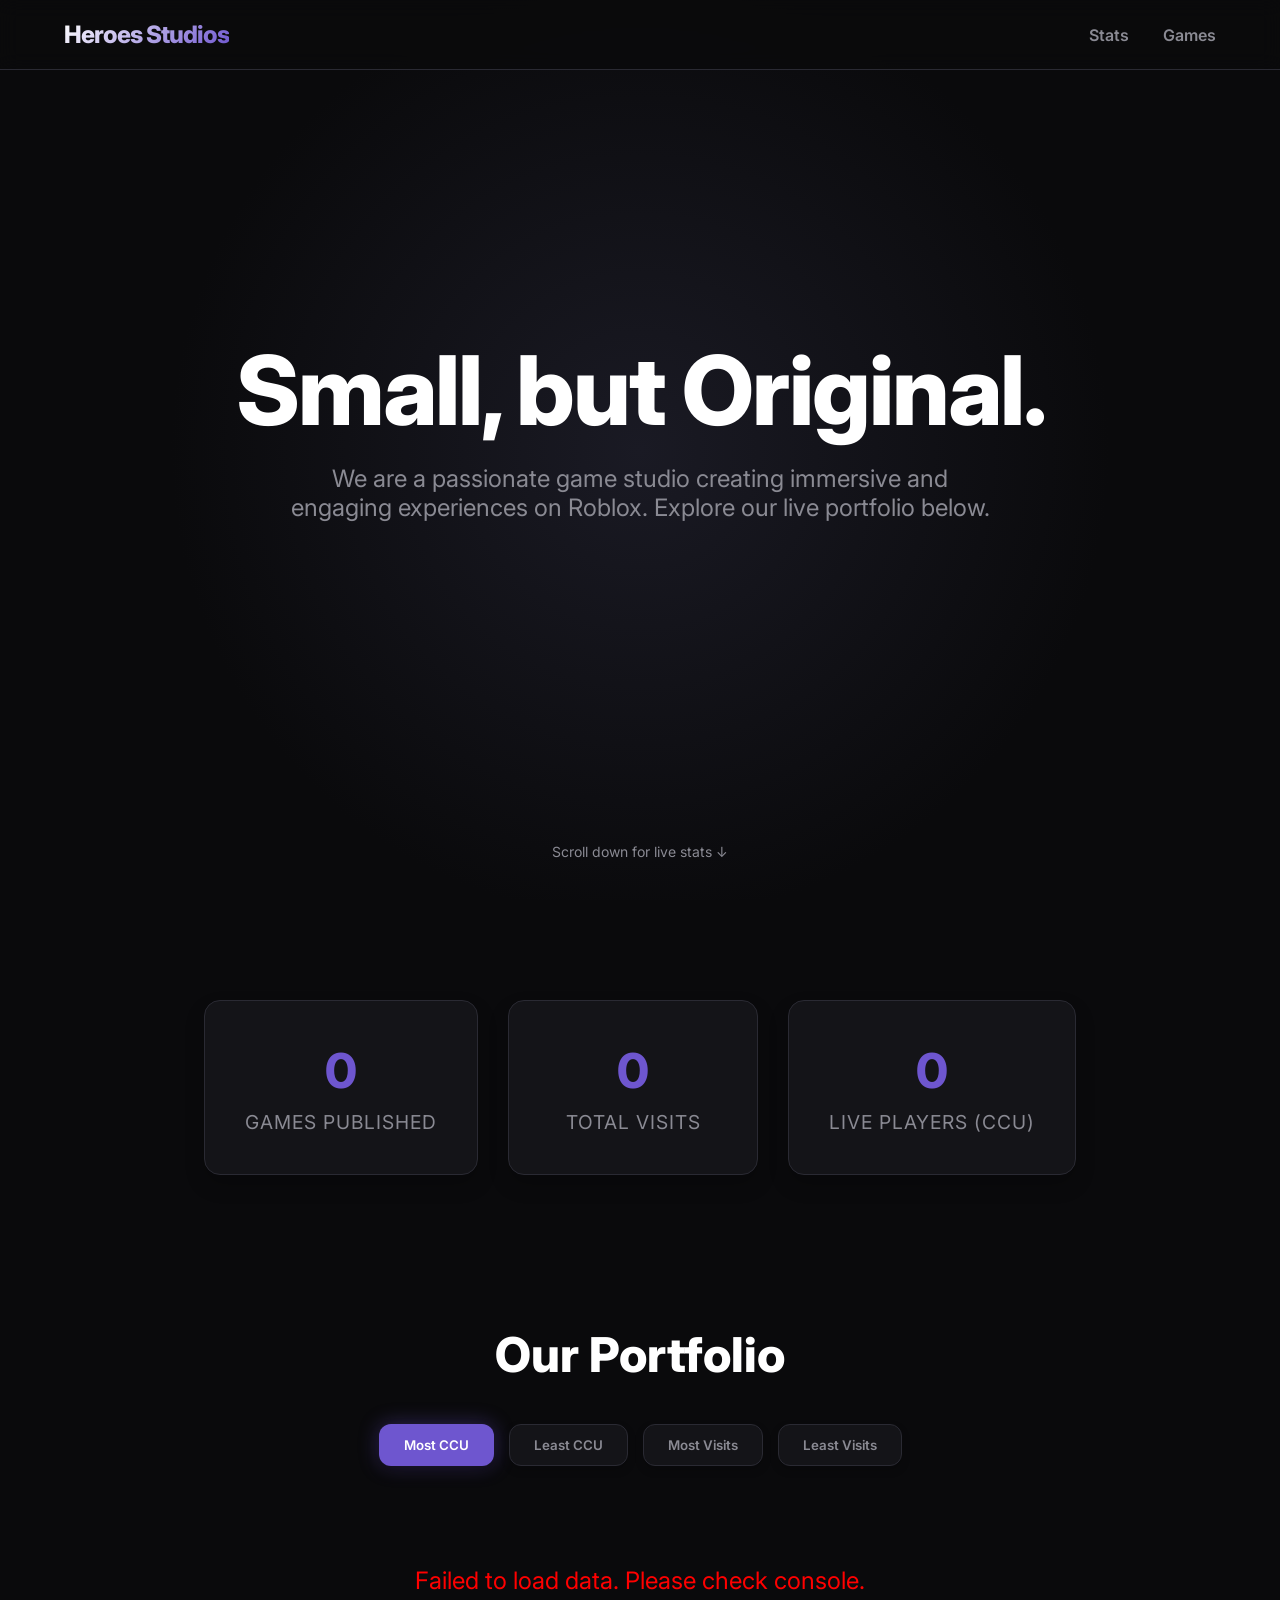
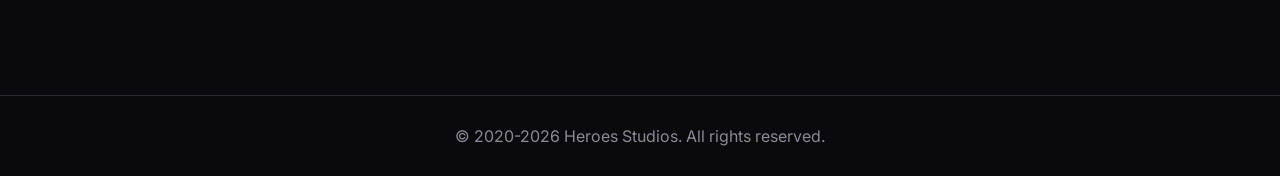
<file: index.html>
<!DOCTYPE html>
<html lang="en">
<head>
    <meta charset="UTF-8">
    <meta name="viewport" content="width=device-width, initial-scale=1.0">
    <title>Our Game Portfolio</title>
    <link href="https://fonts.googleapis.com/css2?family=Inter:wght@300;400;600;800&display=swap" rel="stylesheet">
    <link rel="stylesheet" href="style.css">
</head>
<body>

    <nav>
        <div class="logo">Heroes Studios</div>
        <div class="nav-links">
            <a href="#stats">Stats</a>
            <a href="#games">Games</a>
        </div>
    </nav>

    <section class="hero">
        <h1>Small, but Original.</h1>
        <p>We are a passionate game studio creating immersive and engaging experiences on Roblox. Explore our live portfolio below.</p>
        <div class="scroll-indicator">Scroll down for live stats ↓</div>
    </section>

    <section class="stats-section" id="stats">
        <div class="stat-card">
            <div class="stat-value" id="totalGames">0</div>
            <div class="stat-label" id="lblTotalGames">Games Published</div>
        </div>
        <div class="stat-card">
            <div class="stat-value" id="totalVisits">0</div>
            <div class="stat-label" id="lblTotalVisits">Total Visits</div>
        </div>
        <div class="stat-card">
            <div class="stat-value" id="totalCCU">0</div>
            <div class="stat-label" id="lblLivePlayers">Live Players (CCU)</div>
        </div>
    </section>

    <section class="games-section" id="games">
        <h2 class="section-title">Our Portfolio</h2>

        <div class="filter-container">
            <button class="filter-btn active" data-filter="ccu-desc">Most CCU</button>
            <button class="filter-btn" data-filter="ccu-asc">Least CCU</button>
            <button class="filter-btn" data-filter="visits-desc">Most Visits</button>
            <button class="filter-btn" data-filter="visits-asc">Least Visits</button>
        </div>

        <div class="games-grid" id="gamesGrid">
            <div class="loader">Fetching live game data from Roblox...</div>
        </div>
    </section>

    <footer>&copy; 2020-<span id="year"></span> Heroes Studios. All rights reserved.</footer>

    <script src="script.js"></script>
</body>
</html>
</file>
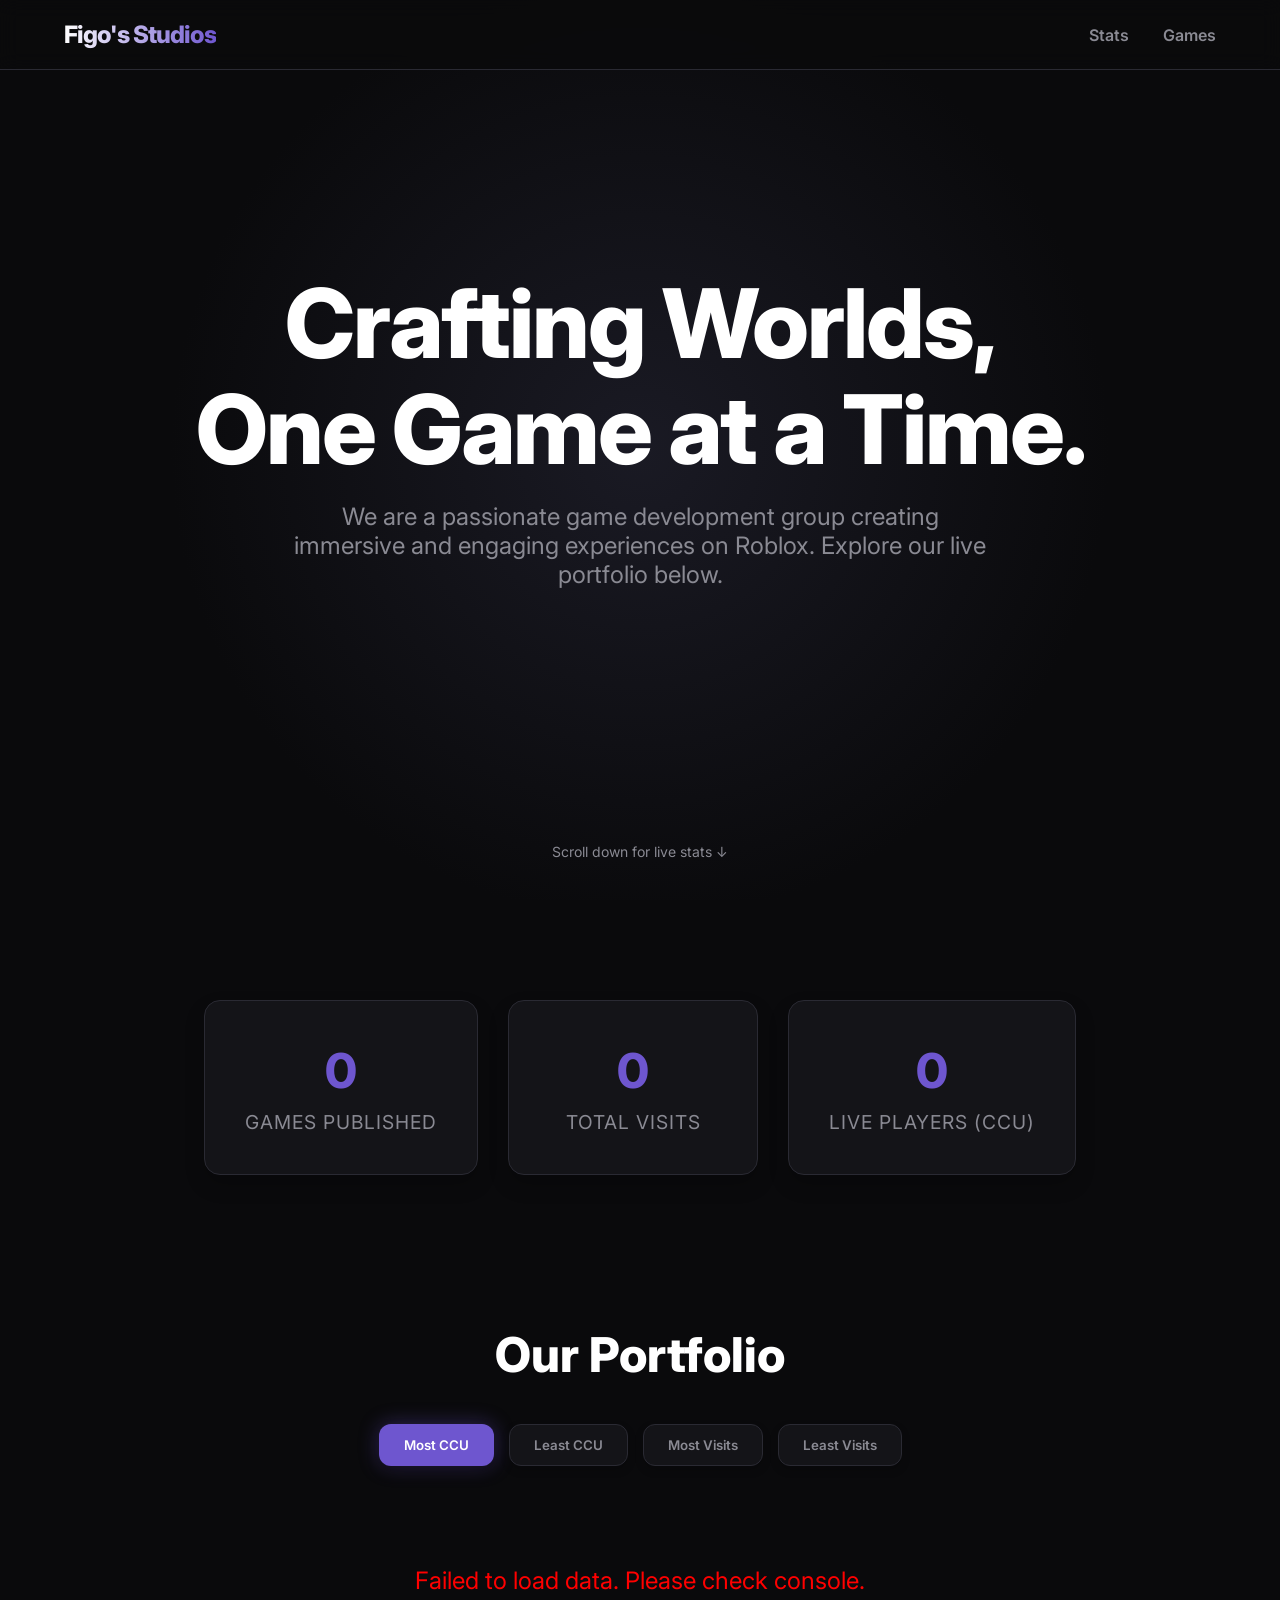
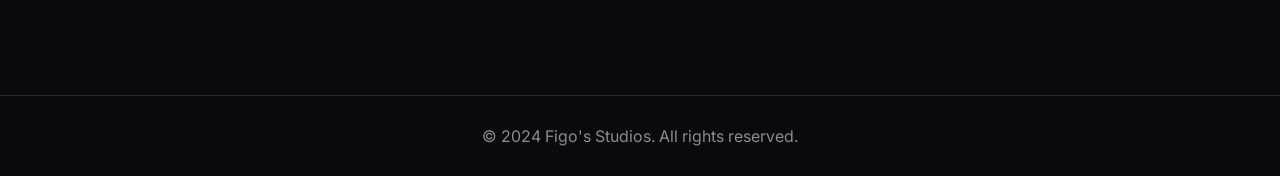
<file: RobloxSiteDemo.html>
<!DOCTYPE html>
<html lang="en">
<head>
    <meta charset="UTF-8">
    <meta name="viewport" content="width=device-width, initial-scale=1.0">
    <title>Our Game Portfolio</title>
    <link href="https://fonts.googleapis.com/css2?family=Inter:wght@300;400;600;800&display=swap" rel="stylesheet">
    <style>
        :root {
            --bg-color: #0a0a0c;
            --card-bg: #141418;
            --text-main: #ffffff;
            --text-muted: #8a8a93;
            --accent: #6e56cf;
            --accent-hover: #8270e0;
            --border: #2a2a33;
            --live-green: #4ade80;
            --visits-blue: #38bdf8;
        }

        * { margin: 0; padding: 0; box-sizing: border-box; scroll-behavior: smooth; }

        body {
            background-color: var(--bg-color);
            color: var(--text-main);
            font-family: 'Inter', sans-serif;
            overflow-x: hidden;
        }

        nav {
            position: fixed; top: 0; width: 100%; padding: 20px 5%;
            display: flex; justify-content: space-between; align-items: center;
            background: rgba(10, 10, 12, 0.8); backdrop-filter: blur(10px); z-index: 100;
            border-bottom: 1px solid var(--border);
        }

        .logo {
            font-weight: 800; font-size: 1.5rem; letter-spacing: -1px;
            background: linear-gradient(90deg, #fff, var(--accent));
            -webkit-background-clip: text; -webkit-text-fill-color: transparent;
        }

        .nav-links a {
            color: var(--text-muted); text-decoration: none; margin-left: 30px;
            font-weight: 600; transition: color 0.3s ease;
        }

        .nav-links a:hover { color: var(--text-main); }

        .hero {
            height: 100vh; display: flex; flex-direction: column;
            justify-content: center; align-items: center; text-align: center;
            padding: 0 20px; background: radial-gradient(circle at 50% 50%, #1a1a24 0%, var(--bg-color) 60%);
        }

        .hero h1 {
            font-size: clamp(2.5rem, 8vw, 6rem); font-weight: 800;
            line-height: 1.1; margin-bottom: 20px; letter-spacing: -2px;
        }

        .hero p {
            font-size: clamp(1rem, 2.5vw, 1.5rem); color: var(--text-muted);
            max-width: 700px; margin-bottom: 40px;
        }

        .scroll-indicator {
            position: absolute; bottom: 40px; color: var(--text-muted);
            font-size: 14px; animation: bounce 2s infinite;
        }

        @keyframes bounce {
            0%, 20%, 50%, 80%, 100% {transform: translateY(0);}
            40% {transform: translateY(-10px);}
            60% {transform: translateY(-5px);}
        }

        .stats-section {
            padding: 100px 5%; display: flex; justify-content: center;
            gap: 30px; flex-wrap: wrap;
        }

        .stat-card {
            background: var(--card-bg); border: 1px solid var(--border);
            border-radius: 16px; padding: 40px; min-width: 250px;
            text-align: center; transition: transform 0.3s ease, border-color 0.3s ease, box-shadow 0.3s ease;
            box-shadow: 0 10px 20px rgba(0,0,0,0.2);
        }

        .stat-card:hover { 
            transform: translateY(-5px); 
            border-color: var(--accent);
            box-shadow: 0 15px 30px rgba(0,0,0,0.3), 0 0 15px rgba(110, 86, 207, 0.2);
        }

        .stat-value {
            font-size: 3rem; font-weight: 800; color: var(--accent); margin-bottom: 10px;
        }

        .stat-label {
            font-size: 1.2rem; color: var(--text-muted);
            text-transform: uppercase; letter-spacing: 1px;
        }

        .games-section { padding: 50px 5% 100px; }

        .section-title {
            font-size: 3rem; font-weight: 800; margin-bottom: 40px; text-align: center;
        }

        .filter-container {
            display: flex; justify-content: center; gap: 15px;
            margin-bottom: 50px; flex-wrap: wrap;
        }

        .filter-btn {
            background: var(--card-bg); color: var(--text-muted);
            border: 1px solid var(--border); padding: 12px 24px;
            border-radius: 12px; cursor: pointer; font-family: inherit;
            font-weight: 600; transition: all 0.3s ease;
            box-shadow: 0 4px 8px rgba(0,0,0,0.2);
        }

        .filter-btn:hover { 
            color: var(--text-main); 
            border-color: var(--accent);
            transform: translateY(-2px);
        }

        .filter-btn.active {
            background: var(--accent); color: white; border-color: transparent;
            box-shadow: 0 6px 12px rgba(0,0,0,0.3), 0 0 20px rgba(110, 86, 207, 0.4);
        }

        /* Flexbox layout for perfect centering */
        .games-grid {
            display: flex;
            flex-wrap: wrap;
            justify-content: center;
            gap: 30px;
            max-width: 1200px;
            margin: 0 auto;
        }

        .game-card {
            background: var(--card-bg); border: 1px solid var(--border);
            border-radius: 16px; overflow: hidden; cursor: pointer;
            transition: transform 0.3s ease, box-shadow 0.3s ease, border-color 0.3s ease;
            display: flex; flex-direction: column;
            box-shadow: 0 10px 20px rgba(0,0,0,0.2);
            width: 100%;
            max-width: 240px;
        }

        .game-card:hover {
            transform: translateY(-10px) scale(1.02);
            box-shadow: 0 20px 40px rgba(0,0,0,0.4), 0 0 20px rgba(110, 86, 207, 0.3);
            border-color: var(--accent);
        }

        .game-thumbnail {
            width: 100%; aspect-ratio: 1 / 1; 
            object-fit: cover; 
            background-color: #222;
            border-bottom: 1px solid var(--border);
        }

        .game-info { 
            padding: 25px; 
            flex-grow: 1; 
            display: flex; 
            flex-direction: column; 
            justify-content: center; 
            align-items: center; 
            text-align: center; 
        }

        .game-name {
            font-size: 1.5rem; font-weight: 700; margin-bottom: 20px;
            color: var(--text-main);
        }

        /* New Chip/Frame Design for Stats */
        .game-stats {
            display: flex; justify-content: center; gap: 15px;
            width: 100%;
        }

        .stat-chip {
            flex: 1;
            padding: 12px;
            border-radius: 12px;
            border: 1px solid transparent;
            display: flex;
            flex-direction: column;
            align-items: center;
            transition: all 0.3s ease;
        }

        .active-chip {
            background: rgba(74, 222, 128, 0.1);
            border-color: rgba(74, 222, 128, 0.3);
        }

        .visits-chip {
            background: rgba(56, 189, 248, 0.1);
            border-color: rgba(56, 189, 248, 0.3);
        }

        .game-card:hover .active-chip {
            background: rgba(74, 222, 128, 0.2);
            border-color: var(--live-green);
            box-shadow: 0 0 15px rgba(74, 222, 128, 0.2);
        }

        .game-card:hover .visits-chip {
            background: rgba(56, 189, 248, 0.2);
            border-color: var(--visits-blue);
            box-shadow: 0 0 15px rgba(56, 189, 248, 0.2);
        }

        .chip-value {
            display: flex;
            align-items: center;
            font-weight: 800;
            font-size: 1.4rem;
            margin-bottom: 4px;
        }

        .active-chip .chip-value { color: var(--live-green); }
        .visits-chip .chip-value { color: var(--visits-blue); }

        .chip-label {
            color: var(--text-muted);
            text-transform: uppercase;
            font-size: 0.8rem;
            letter-spacing: 1px;
        }

        /* Pulsing Live Dot Animation */
        .live-dot {
            width: 8px;
            height: 8px;
            background-color: var(--live-green);
            border-radius: 50%;
            display: inline-block;
            margin-right: 8px;
            animation: pulse 1.5s infinite;
        }

        @keyframes pulse {
            0% { box-shadow: 0 0 0 0 rgba(74, 222, 128, 0.7); }
            70% { box-shadow: 0 0 0 6px rgba(74, 222, 128, 0); }
            100% { box-shadow: 0 0 0 0 rgba(74, 222, 128, 0); }
        }

        footer {
            text-align: center; padding: 30px; border-top: 1px solid var(--border); color: var(--text-muted);
        }

        .loader {
            text-align: center; color: var(--text-muted); font-size: 1.5rem; margin-top: 50px;
        }
    </style>
</head>
<body>

    <nav>
        <div class="logo">Figo's Studios</div>
        <div class="nav-links">
            <a href="#stats">Stats</a>
            <a href="#games">Games</a>
        </div>
    </nav>

    <section class="hero">
        <h1>Crafting Worlds, <br>One Game at a Time.</h1>
        <p>We are a passionate game development group creating immersive and engaging experiences on Roblox. Explore our live portfolio below.</p>
        <div class="scroll-indicator">Scroll down for live stats ↓</div>
    </section>

    <section class="stats-section" id="stats">
        <div class="stat-card">
            <div class="stat-value" id="totalGames">0</div>
            <div class="stat-label" id="lblTotalGames">Games Published</div>
        </div>
        <div class="stat-card">
            <div class="stat-value" id="totalVisits">0</div>
            <div class="stat-label" id="lblTotalVisits">Total Visits</div>
        </div>
        <div class="stat-card">
            <div class="stat-value" id="totalCCU">0</div>
            <div class="stat-label" id="lblLivePlayers">Live Players (CCU)</div>
        </div>
    </section>

    <section class="games-section" id="games">
        <h2 class="section-title">Our Portfolio</h2>
        
        <div class="filter-container">
            <button class="filter-btn active" data-filter="ccu-desc">Most CCU</button>
            <button class="filter-btn" data-filter="ccu-asc">Least CCU</button>
            <button class="filter-btn" data-filter="visits-desc">Most Visits</button>
            <button class="filter-btn" data-filter="visits-asc">Least Visits</button>
        </div>

        <div class="games-grid" id="gamesGrid">
            <div class="loader">Fetching live game data from Roblox...</div>
        </div>
    </section>

    <footer>&copy; 2024 Figo's Studios. All rights reserved.</footer>

    <script>
        // ==========================================
        // CONFIGURATION - EDIT THESE VALUES EASILY
        // ==========================================
        const CONFIG = {
            placeIds: [14605532524, 92020772139138, 72622337452184],
            labels: {
                gamesPublished: "Games Published",
                totalVisits: "Total Visits",
                livePlayers: "Live Players (CCU)",
                active: "Active",
                visits: "Visits"
            }
        };
        // ==========================================

        let gamesData = [];

        function formatNumber(num) {
            if (num >= 1e9) return (num / 1e9).toFixed(1) + 'B';
            if (num >= 1e6) return (num / 1e6).toFixed(1) + 'M';
            if (num >= 1e3) return (num / 1e3).toFixed(1) + 'K';
            return num.toString();
        }

        // Apply custom labels from config
        document.getElementById('lblTotalGames').textContent = CONFIG.labels.gamesPublished;
        document.getElementById('lblTotalVisits').textContent = CONFIG.labels.totalVisits;
        document.getElementById('lblLivePlayers').textContent = CONFIG.labels.livePlayers;

        async function fetchGameData() {
            try {
                const universePromises = CONFIG.placeIds.map(id => 
                    fetch(`https://apis.roproxy.com/universes/v1/places/${id}/universe`).then(res => {
                        if (!res.ok) throw new Error(`Failed to get universe for ${id}`);
                        return res.json();
                    })
                );
                
                const universeData = await Promise.all(universePromises);
                const universeIds = universeData.map(data => data.universeId);
                
                const detailsResponse = await fetch(`https://games.roproxy.com/v1/games?universeIds=${universeIds.join(',')}`);
                if (!detailsResponse.ok) throw new Error('Failed to fetch game details');
                
                const detailsJson = await detailsResponse.json();
                gamesData = detailsJson.data; 
                
                const thumbResponse = await fetch(`https://thumbnails.roproxy.com/v1/games/icons?universeIds=${universeIds.join(',')}&size=256x256&format=Png&isCircular=false`);
                const thumbJson = await thumbResponse.json();
                
                const thumbMap = {};
                if (thumbJson.data) {
                    thumbJson.data.forEach(item => {
                        if (item.state === "Completed") {
                            thumbMap[item.targetId] = item.imageUrl;
                        }
                    });
                }

                gamesData.forEach(game => {
                    game.imageUrl = thumbMap[game.id] || null;
                });
                
                renderStats();
                renderGames('ccu-desc');
                
            } catch (error) {
                console.error('Error fetching Roblox data via RoProxy:', error);
                document.getElementById('gamesGrid').innerHTML = '<div class="loader" style="color: red;">Failed to load data. Please check console.</div>';
            }
        }

        function renderStats() {
            const totalGames = gamesData.length;
            const totalVisits = gamesData.reduce((sum, game) => sum + (game.visits || 0), 0);
            const totalCCU = gamesData.reduce((sum, game) => sum + (game.playing || 0), 0);

            document.getElementById('totalGames').textContent = totalGames;
            document.getElementById('totalVisits').textContent = formatNumber(totalVisits);
            document.getElementById('totalCCU').textContent = formatNumber(totalCCU);
        }

        function renderGames(filter) {
            const grid = document.getElementById('gamesGrid');
            grid.innerHTML = '';

            let sortedGames = [...gamesData];

            switch(filter) {
                case 'ccu-desc': sortedGames.sort((a, b) => (b.playing || 0) - (a.playing || 0)); break;
                case 'ccu-asc': sortedGames.sort((a, b) => (a.playing || 0) - (b.playing || 0)); break;
                case 'visits-desc': sortedGames.sort((a, b) => (b.visits || 0) - (a.visits || 0)); break;
                case 'visits-asc': sortedGames.sort((a, b) => (a.visits || 0) - (b.visits || 0)); break;
            }

            sortedGames.forEach(game => {
                const card = document.createElement('div');
                card.className = 'game-card';
                
                card.addEventListener('click', () => {
                    window.open(`https://www.roblox.com/games/${game.rootPlaceId}`, '_blank');
                });

                const imgSrc = game.imageUrl || 'https://placehold.co/420x420/141418/8a8a93?text=No+Thumbnail';
                
                card.innerHTML = `
                    <img src="${imgSrc}" alt="${game.name}" class="game-thumbnail" onerror="this.src='https://placehold.co/420x420/141418/8a8a93?text=Error';">
                    <div class="game-info">
                        <div class="game-name">${game.name}</div>
                        <div class="game-stats">
                            <div class="stat-chip active-chip">
                                <div class="chip-value">
                                    <span class="live-dot"></span>
                                    ${formatNumber(game.playing || 0)}
                                </div>
                                <div class="chip-label">${CONFIG.labels.active}</div>
                            </div>
                            <div class="stat-chip visits-chip">
                                <div class="chip-value">${formatNumber(game.visits || 0)}</div>
                                <div class="chip-label">${CONFIG.labels.visits}</div>
                            </div>
                        </div>
                    </div>
                `;
                grid.appendChild(card);
            });
        }

        document.querySelectorAll('.filter-btn').forEach(btn => {
            btn.addEventListener('click', () => {
                document.querySelectorAll('.filter-btn').forEach(b => b.classList.remove('active'));
                btn.classList.add('active');
                renderGames(btn.dataset.filter);
            });
        });

        // Initialize
        fetchGameData();
        setInterval(fetchGameData, 60000); 
    </script>
</body>
</html>
</file>
<file: style.css>
:root {
    --bg-color: #0a0a0c;
    --card-bg: #141418;
    --text-main: #ffffff;
    --text-muted: #8a8a93;
    --accent: #6e56cf;
    --accent-hover: #8270e0;
    --border: #2a2a33;
    --live-green: #4ade80;
    --visits-blue: #38bdf8;
}

* { margin: 0; padding: 0; box-sizing: border-box; scroll-behavior: smooth; }

body {
    background-color: var(--bg-color);
    color: var(--text-main);
    font-family: 'Inter', sans-serif;
    overflow-x: hidden;
}

nav {
    position: fixed; top: 0; width: 100%; padding: 20px 5%;
    display: flex; justify-content: space-between; align-items: center;
    background: rgba(10, 10, 12, 0.8); backdrop-filter: blur(10px); z-index: 100;
    border-bottom: 1px solid var(--border);
}

.logo {
    font-weight: 800; font-size: 1.5rem; letter-spacing: -1px;
    background: linear-gradient(135deg, #fff, var(--accent));
    -webkit-background-clip: text; -webkit-text-fill-color: transparent;
}

.nav-links a {
    color: var(--text-muted); text-decoration: none; margin-left: 30px;
    font-weight: 600; transition: color 0.3s ease;
}

.nav-links a:hover { color: var(--text-main); }

.hero {
    height: 100vh; display: flex; flex-direction: column;
    justify-content: center; align-items: center; text-align: center;
    padding: 0 20px; background: radial-gradient(circle at 50% 50%, #1a1a24 0%, var(--bg-color) 60%);
}

.hero h1 {
    font-size: clamp(2.5rem, 8vw, 6rem); font-weight: 800;
    line-height: 1.1; margin-bottom: 20px; letter-spacing: -2px;
}

.hero p {
    font-size: clamp(1rem, 2.5vw, 1.5rem); color: var(--text-muted);
    max-width: 700px; margin-bottom: 40px;
}

.scroll-indicator {
    position: absolute; bottom: 40px; color: var(--text-muted);
    font-size: 14px; animation: bounce 2s infinite;
}

@keyframes bounce {
    0%, 20%, 50%, 80%, 100% {transform: translateY(0);}
    40% {transform: translateY(-10px);}
    60% {transform: translateY(-5px);}
}

.stats-section {
    padding: 100px 5%; display: flex; justify-content: center;
    gap: 30px; flex-wrap: wrap;
}

.stat-card {
    background: var(--card-bg); border: 1px solid var(--border);
    border-radius: 16px; padding: 40px; min-width: 250px;
    text-align: center; transition: transform 0.3s ease, border-color 0.3s ease, box-shadow 0.3s ease;
    box-shadow: 0 10px 20px rgba(0,0,0,0.2);
}

.stat-card:hover { 
    transform: translateY(-5px); 
    border-color: var(--accent);
    box-shadow: 0 15px 30px rgba(0,0,0,0.3), 0 0 15px rgba(110, 86, 207, 0.2);
}

.stat-value {
    font-size: 3rem; font-weight: 800; color: var(--accent); margin-bottom: 10px;
}

.stat-label {
    font-size: 1.2rem; color: var(--text-muted);
    text-transform: uppercase; letter-spacing: 1px;
}

.games-section { padding: 50px 5% 100px; }

.section-title {
    font-size: 3rem; font-weight: 800; margin-bottom: 40px; text-align: center;
}

.filter-container {
    display: flex; justify-content: center; gap: 15px;
    margin-bottom: 50px; flex-wrap: wrap;
}

.filter-btn {
    background: var(--card-bg); color: var(--text-muted);
    border: 1px solid var(--border); padding: 12px 24px;
    border-radius: 12px; cursor: pointer; font-family: inherit;
    font-weight: 600; transition: all 0.3s ease;
    box-shadow: 0 4px 8px rgba(0,0,0,0.2);
}

.filter-btn:hover { 
    color: var(--text-main); 
    border-color: var(--accent);
    transform: translateY(-2px);
}

.filter-btn.active {
    background: var(--accent); color: white; border-color: transparent;
    box-shadow: 0 6px 12px rgba(0,0,0,0.3), 0 0 20px rgba(110, 86, 207, 0.4);
}

/* Flexbox layout for perfect centering */
.games-grid {
    display: flex;
    flex-wrap: wrap;
    justify-content: center;
    gap: 30px;
    max-width: 1200px;
    margin: 0 auto;
}

.game-card {
    background: var(--card-bg); border: 1px solid var(--border);
    border-radius: 16px; overflow: hidden; cursor: pointer;
    transition: transform 0.3s ease, box-shadow 0.3s ease, border-color 0.3s ease;
    display: flex; flex-direction: column;
    box-shadow: 0 10px 20px rgba(0,0,0,0.2);
    width: 100%;
    max-width: 240px;
}

.game-card:hover {
    transform: translateY(-10px) scale(1.02);
    box-shadow: 0 20px 40px rgba(0,0,0,0.4), 0 0 20px rgba(110, 86, 207, 0.3);
    border-color: var(--accent);
}

.game-thumbnail {
    width: 100%; aspect-ratio: 1 / 1; 
    object-fit: cover; 
    background-color: #222;
    border-bottom: 1px solid var(--border);
}

.game-info { 
    padding: 25px; 
    flex-grow: 1; 
    display: flex; 
    flex-direction: column; 
    justify-content: center; 
    align-items: center; 
    text-align: center; 
}

.game-name {
    font-size: 1.5rem; font-weight: 700; margin-bottom: 20px;
    color: var(--text-main);
}

/* New Chip/Frame Design for Stats */
.game-stats {
    display: flex; justify-content: center; gap: 15px;
    width: 100%;
}

.stat-chip {
    flex: 1;
    padding: 12px;
    border-radius: 12px;
    border: 1px solid transparent;
    display: flex;
    flex-direction: column;
    align-items: center;
    transition: all 0.3s ease;
}

.active-chip {
    background: rgba(74, 222, 128, 0.1);
    border-color: rgba(74, 222, 128, 0.3);
}

.visits-chip {
    background: rgba(56, 189, 248, 0.1);
    border-color: rgba(56, 189, 248, 0.3);
}

.game-card:hover .active-chip {
    background: rgba(74, 222, 128, 0.2);
    border-color: var(--live-green);
    box-shadow: 0 0 15px rgba(74, 222, 128, 0.2);
}

.game-card:hover .visits-chip {
    background: rgba(56, 189, 248, 0.2);
    border-color: var(--visits-blue);
    box-shadow: 0 0 15px rgba(56, 189, 248, 0.2);
}

.chip-value {
    display: flex;
    align-items: center;
    font-weight: 800;
    font-size: 1.4rem;
    margin-bottom: 4px;
}

.active-chip .chip-value { color: var(--live-green); }
.visits-chip .chip-value { color: var(--visits-blue); }

.chip-label {
    color: var(--text-muted);
    text-transform: uppercase;
    font-size: 0.8rem;
    letter-spacing: 1px;
}

/* Pulsing Live Dot Animation */
.live-dot {
    width: 8px;
    height: 8px;
    background-color: var(--live-green);
    border-radius: 50%;
    display: inline-block;
    margin-right: 8px;
    animation: pulse 1.5s infinite;
}

@keyframes pulse {
    0% { box-shadow: 0 0 0 0 rgba(74, 222, 128, 0.7); }
    70% { box-shadow: 0 0 0 6px rgba(74, 222, 128, 0); }
    100% { box-shadow: 0 0 0 0 rgba(74, 222, 128, 0); }
}

footer {
    text-align: center; padding: 30px; border-top: 1px solid var(--border); color: var(--text-muted);
}

.loader {
    text-align: center; color: var(--text-muted); font-size: 1.5rem; margin-top: 50px;
}
</file>
